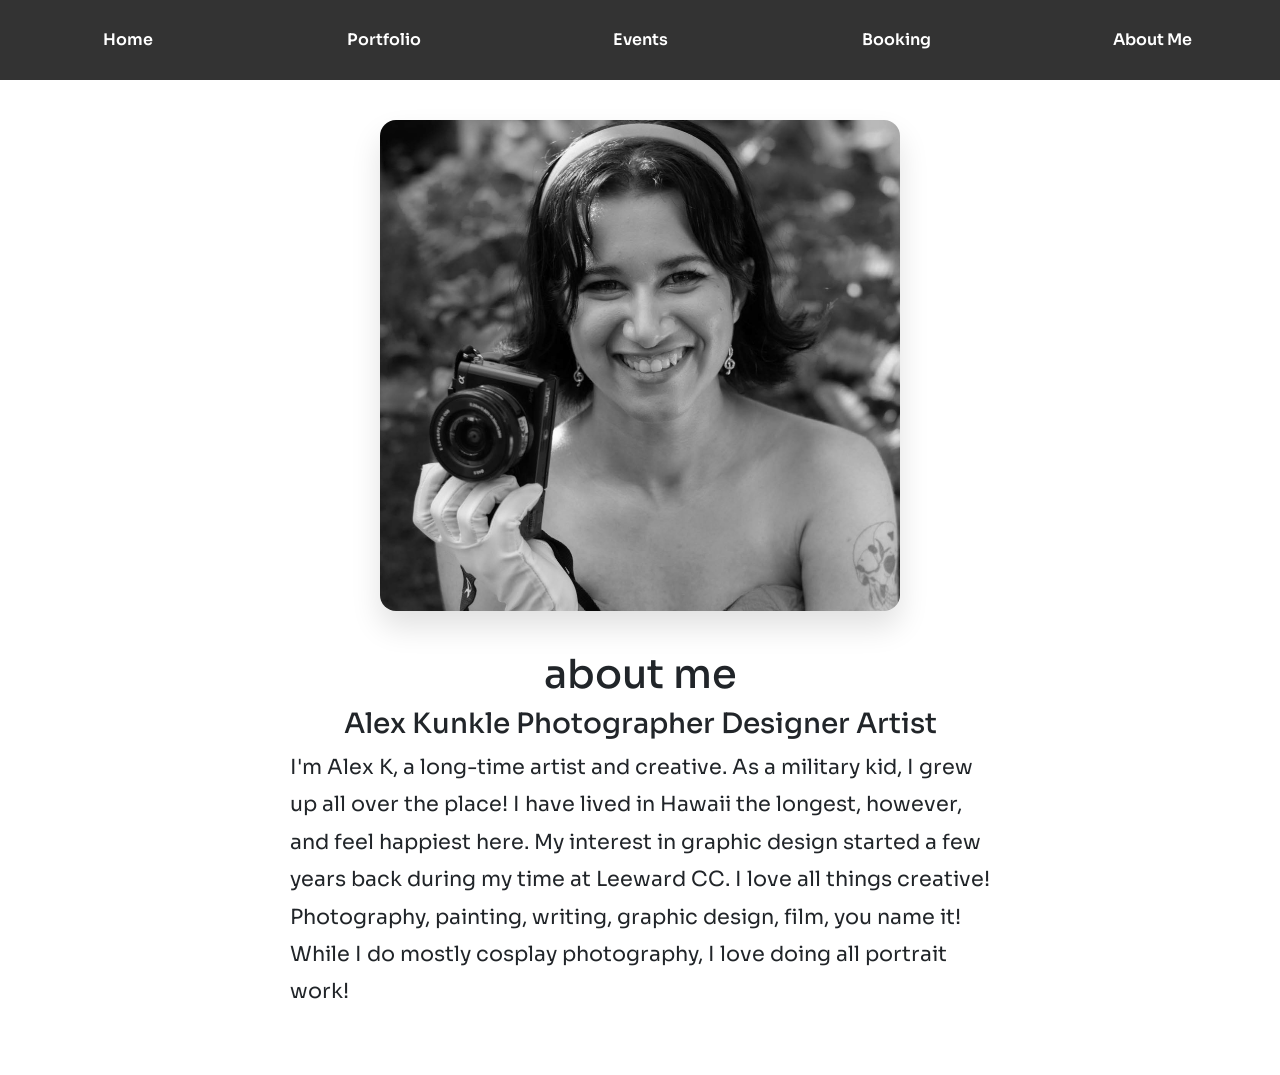
<file: alex k-portfolio/about me.html>
<!DOCTYPE html>
<html lang="en">

<head>
    <!-- REQUIRED: Meta Tags -->
    <meta charset="UTF-8">
    <meta name="viewport" content="width=device-width, initial-scale=1.0">

    <!-- REQUIRED: Page Title -->
    <title>Analyn's Portfolio</title>

    <!-- REQUIRED: Bootstrap CSS -->
    <link href="https://cdn.jsdelivr.net/npm/bootstrap@5.3.3/dist/css/bootstrap.min.css" rel="stylesheet"
        integrity="sha384-QWTKZyjpPEjISv5WaRU9OFeRpok6YctnYmDr5pNlyT2bRjXh0JMhjY6hW+ALEwIH" crossorigin="anonymous">

    <!-- REQUIRED: Your Custom CSS-->
    <link rel="stylesheet" href="css/style.css">

    <!-- REQUIRED: Google Font API -->
    <link href="https://fonts.googleapis.com/css2?family=Sora:wght@400;700&display=swap" rel="stylesheet">
</head>

<body>
    <nav class="navbar">
        <ul>
            <li><a href="home.html">Home</a></li>
            <li><a href="portfolio.html">Portfolio</a></li>
            <li><a href="events.html">Events</a></li>
            <li><a href="booking.html">Booking</a></li>
            <li><a href="about me.html">About Me</a></li>
        </ul>
    </nav>

    <main class="page-content">
        <section class="about-grid">
            <img src="images/IMG_7287 copy.jpg" alt="Alex K portrait">
            <div class="about-text">
                <h1>about me</h1>
                <h3>Alex Kunkle Photographer Designer Artist</h3>
                <p>I'm Alex K, a long-time artist and creative. As a military kid, I grew up all over the place! I have lived in Hawaii the longest, however, and feel happiest here. My interest in graphic design started a few years back during my time at Leeward CC. I love all things creative! Photography, painting, writing, graphic design, film, you name it! While I do mostly cosplay photography, I love doing all portrait work!</p>
            </div>
        </section>
    </main>


    <!-- REQUIRED: Javascript -->
    <script src="https://cdn.jsdelivr.net/npm/bootstrap@5.3.3/dist/js/bootstrap.bundle.min.js"
        integrity="sha384-YvpcrYf0tY3lHB60NNkmXc5s9fDVZLESaAA55NDzOxhy9GkcIdslK1eN7N6jIeHz"
        crossorigin="anonymous"></script>
</body>

</html>
</file>
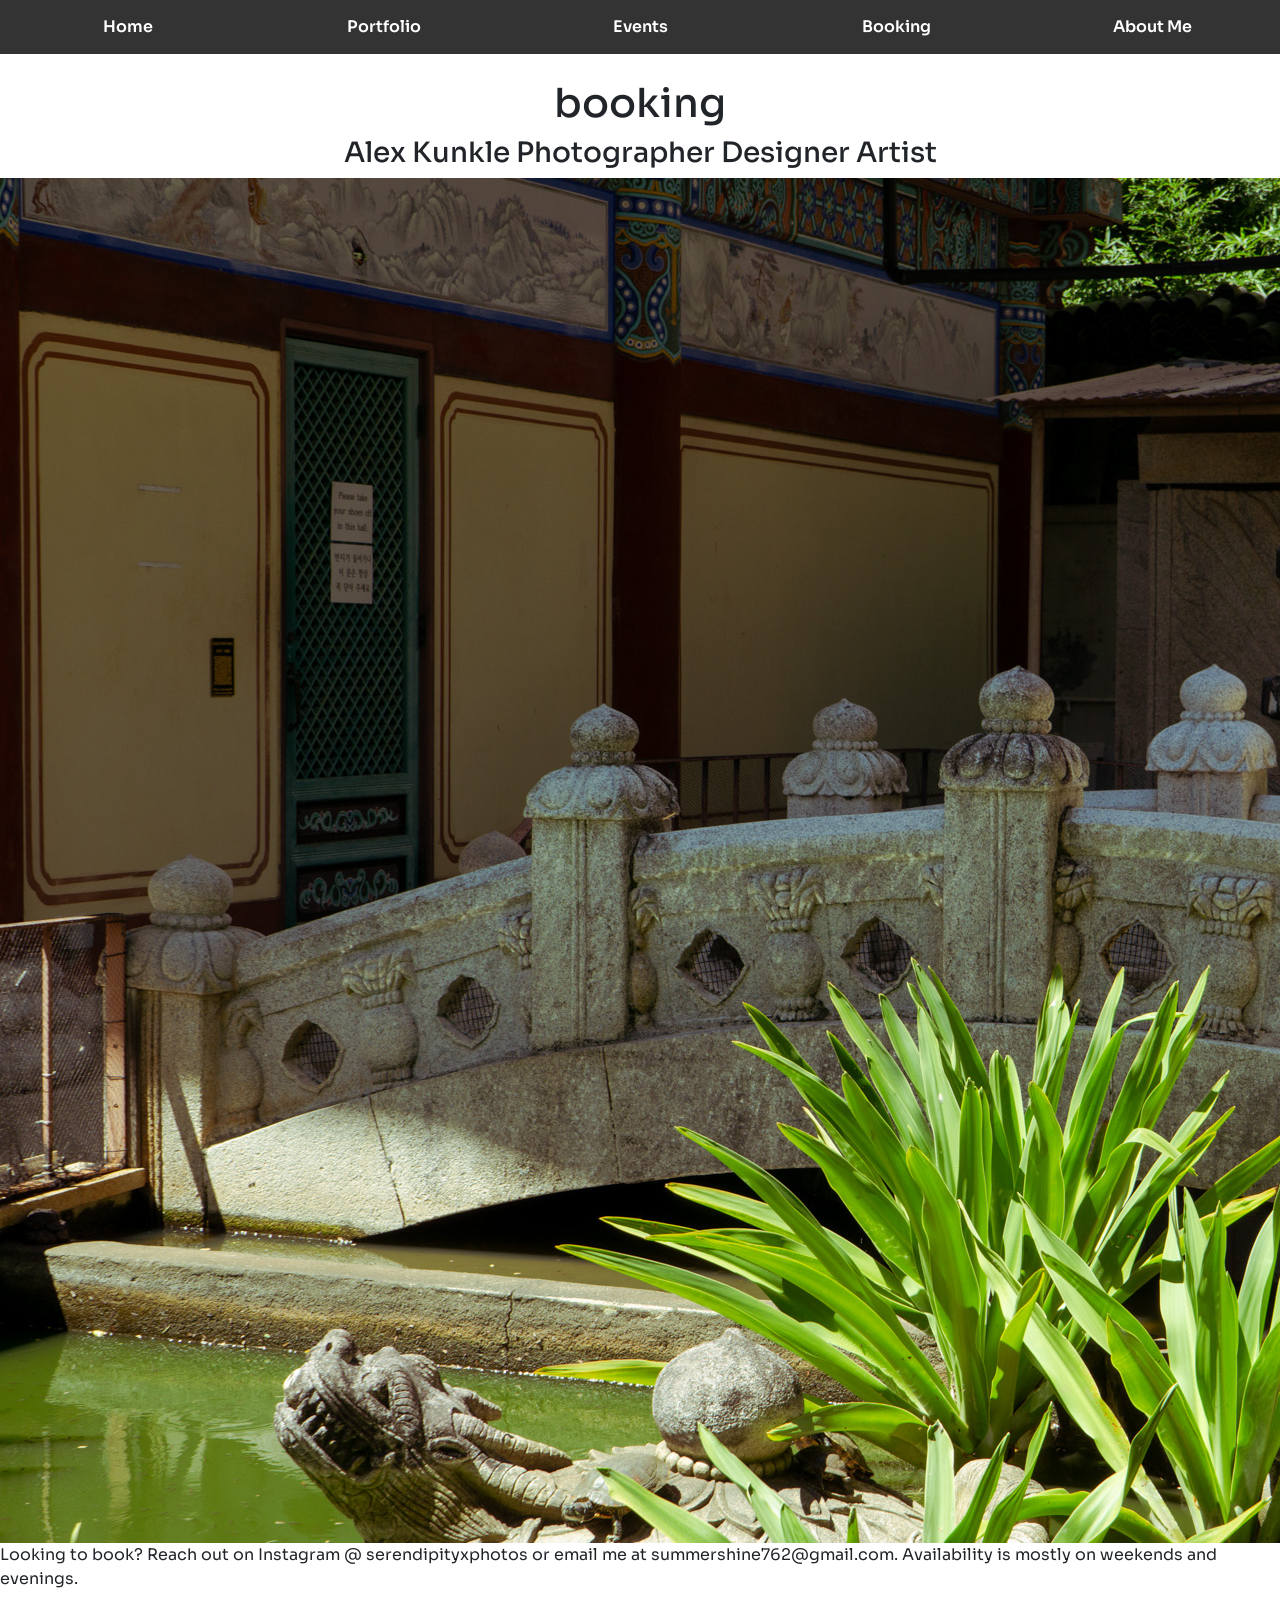
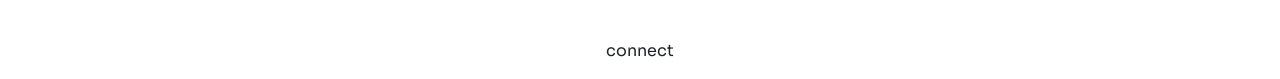
<file: alex k-portfolio/booking.html>
<!DOCTYPE html>
<html lang="en">
    
<h1>booking</h1>
<h3>Alex Kunkle Photographer Designer Artist</h3>
<head>
    <!-- REQUIRED: Meta Tags -->
    <meta charset="UTF-8">
    <meta name="viewport" content="width=device-width, initial-scale=1.0">

    <!-- REQUIRED: Page Title -->
    <title>Analyn's Portfolio</title>

    <!-- REQUIRED: Bootstrap CSS -->
    <link href="https://cdn.jsdelivr.net/npm/bootstrap@5.3.3/dist/css/bootstrap.min.css" rel="stylesheet"
        integrity="sha384-QWTKZyjpPEjISv5WaRU9OFeRpok6YctnYmDr5pNlyT2bRjXh0JMhjY6hW+ALEwIH" crossorigin="anonymous">

    <!-- REQUIRED: Your Custom CSS-->
    <link rel="stylesheet" href="css/style.css">

    <!-- REQUIRED: Google Font API -->
    <link href="https://fonts.googleapis.com/css2?family=Sora:wght@400;700&display=swap" rel="stylesheet">

    <style>
        .navbar {
            background-color: #333;
            padding: 0;
            margin: 0;
        }

        .navbar ul {
            list-style: none;
            display: flex;
            gap: 0;
            padding: 0;
            margin: 0;
        }

        .navbar li {
            flex: 1;
            text-align: center;
        }

        .navbar a {
            display: block;
            color: white;
            text-decoration: none;
            padding: 15px 20px;
            transition: background-color 0.3s;
        }

        .navbar a:hover {
            background-color: #555;
        }
    </style>
</head>

<body>
    <nav class="navbar">
        <ul>
            <li><a href="home.html">Home</a></li>
            <li><a href="portfolio.html">Portfolio</a></li>
            <li><a href="events.html">Events</a></li>
            <li><a href="booking.html">Booking</a></li>
            <li><a href="about me.html">About Me</a></li>
        </ul>
    </nav>
    <!-- Content will go here -->


    
    <img src="images/DSC04950.jpg">
    
    <p>Looking to book? Reach out on Instagram @ serendipityxphotos or email me at summershine762@gmail.com. Availability is mostly on weekends and evenings.</p>
    
    <footer>connect</footer>

    <!-- REQUIRED: Javascript -->
    <script src="https://cdn.jsdelivr.net/npm/bootstrap@5.3.3/dist/js/bootstrap.bundle.min.js"
        integrity="sha384-YvpcrYf0tY3lHB60NNkmXc5s9fDVZLESaAA55NDzOxhy9GkcIdslK1eN7N6jIeHz"
        crossorigin="anonymous"></script>
</body>
</html>
</file>
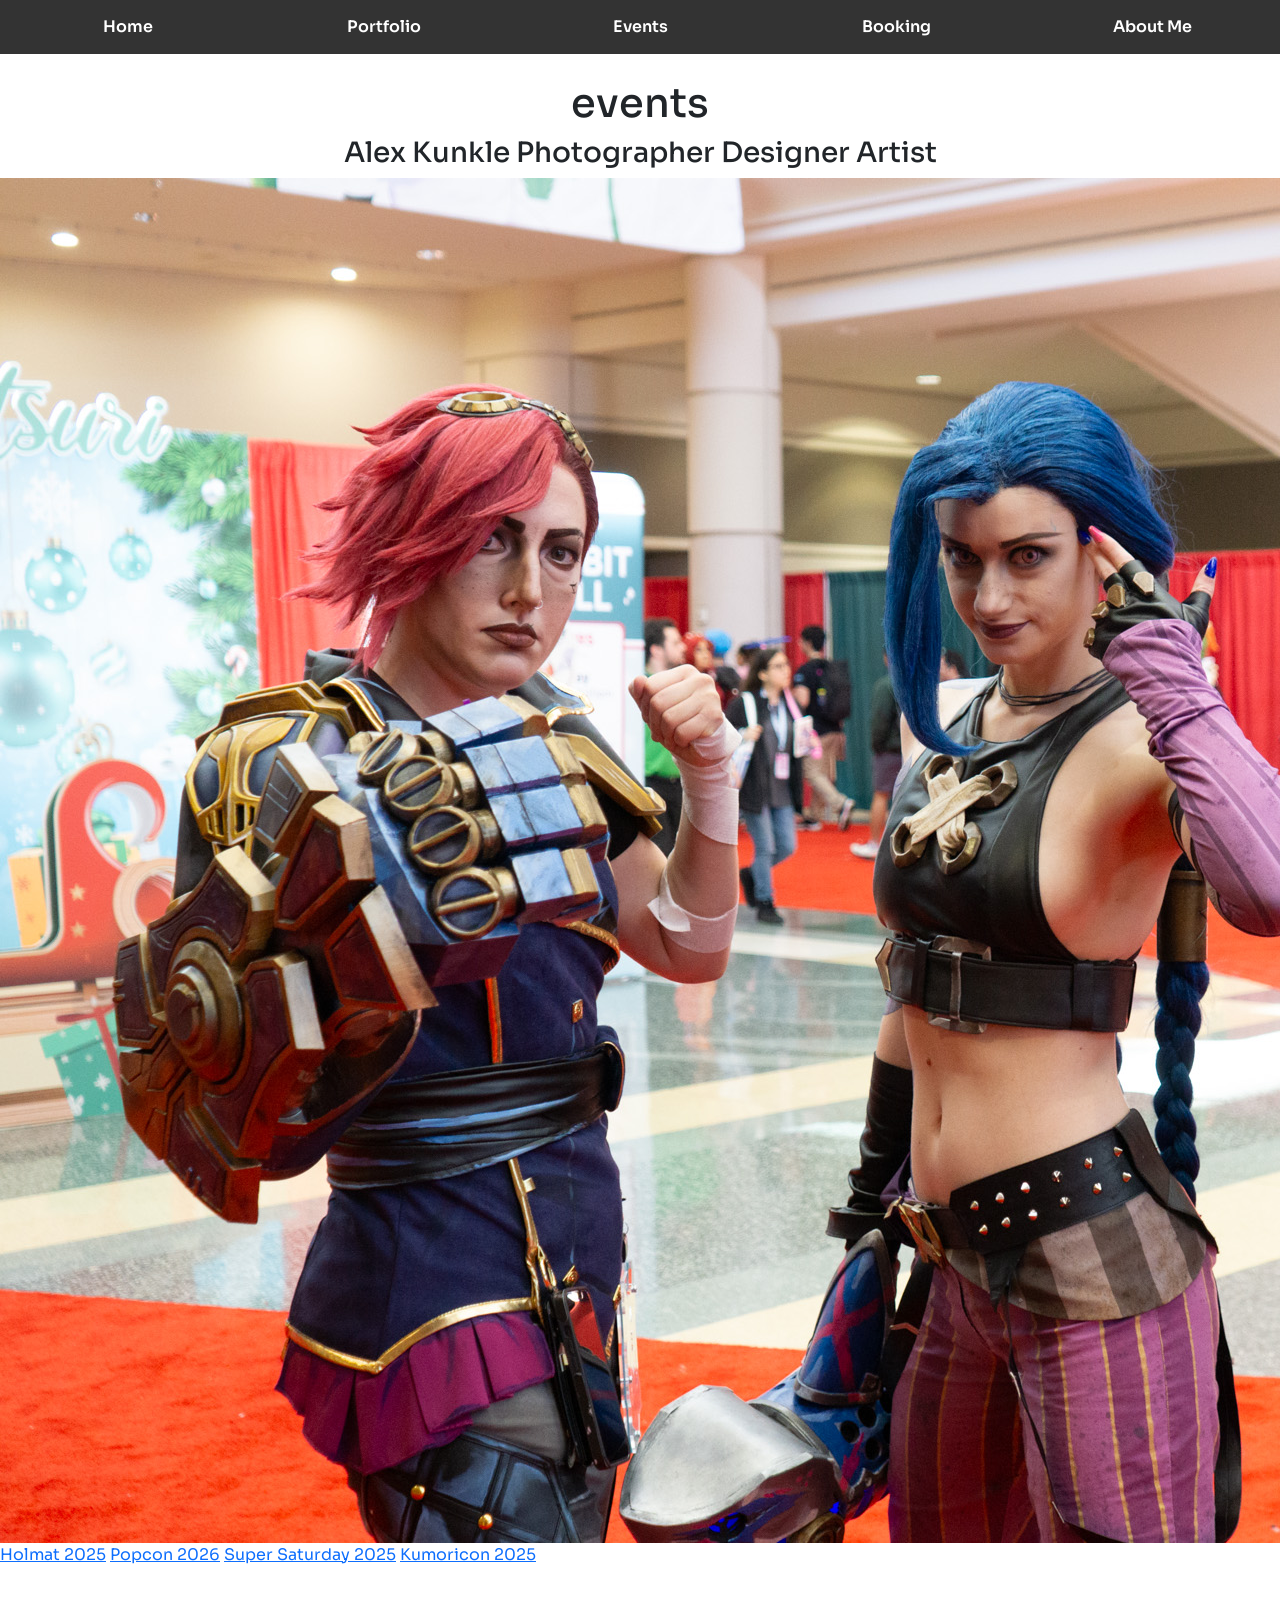
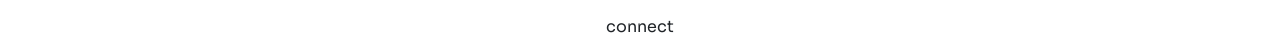
<file: alex k-portfolio/events.html>
<!DOCTYPE html>
<html lang="en">

<h1>events</h1>
<h3>Alex Kunkle Photographer Designer Artist</h3>

<head>
    <!-- REQUIRED: Meta Tags -->
    <meta charset="UTF-8">
    <meta name="viewport" content="width=device-width, initial-scale=1.0">

    <!-- REQUIRED: Page Title -->
    <title>Analyn's Portfolio</title>

    <!-- REQUIRED: Bootstrap CSS -->
    <link href="https://cdn.jsdelivr.net/npm/bootstrap@5.3.3/dist/css/bootstrap.min.css" rel="stylesheet"
        integrity="sha384-QWTKZyjpPEjISv5WaRU9OFeRpok6YctnYmDr5pNlyT2bRjXh0JMhjY6hW+ALEwIH" crossorigin="anonymous">

    <!-- REQUIRED: Your Custom CSS-->
    <link rel="stylesheet" href="css/style.css">

    <!-- REQUIRED: Google Font API -->
    <link href="https://fonts.googleapis.com/css2?family=Sora:wght@400;700&display=swap" rel="stylesheet">

    <style>
        .navbar {
            background-color: #333;
            padding: 0;
            margin: 0;
        }

        .navbar ul {
            list-style: none;
            display: flex;
            gap: 0;
            padding: 0;
            margin: 0;
        }

        .navbar li {
            flex: 1;
            text-align: center;
        }

        .navbar a {
            display: block;
            color: white;
            text-decoration: none;
            padding: 15px 20px;
            transition: background-color 0.3s;
        }

        .navbar a:hover {
            background-color: #555;
        }
    </style>
</head>

<body>
    <nav class="navbar">
        <ul>
            <li><a href="home.html">Home</a></li>
            <li><a href="portfolio.html">Portfolio</a></li>
            <li><a href="events.html">Events</a></li>
            <li><a href="booking.html">Booking</a></li>
            <li><a href="about me.html">About Me</a></li>
        </ul>
    </nav>
    <!-- Content will go here -->
    
    <img src="images/DSC06988.jpg">
    
    <a href="https://serendipityxphotos.pixieset.com/holmat/">Holmat 2025</a>
    <a href="https://serendipityxphotos.pixieset.com/popcon2026/">Popcon 2026</a>
    <a href="https://serendipityxphotos.pixieset.com/supersat/">Super Saturday 2025</a>
    <a href="https://serendipityxphotos.pixieset.com/kumoricon/">Kumoricon 2025</a>
    
    <footer>connect</footer>

    <!-- REQUIRED: Javascript -->
    <script src="https://cdn.jsdelivr.net/npm/bootstrap@5.3.3/dist/js/bootstrap.bundle.min.js"
        integrity="sha384-YvpcrYf0tY3lHB60NNkmXc5s9fDVZLESaAA55NDzOxhy9GkcIdslK1eN7N6jIeHz"
        crossorigin="anonymous"></script>
</body>
</html>
</file>
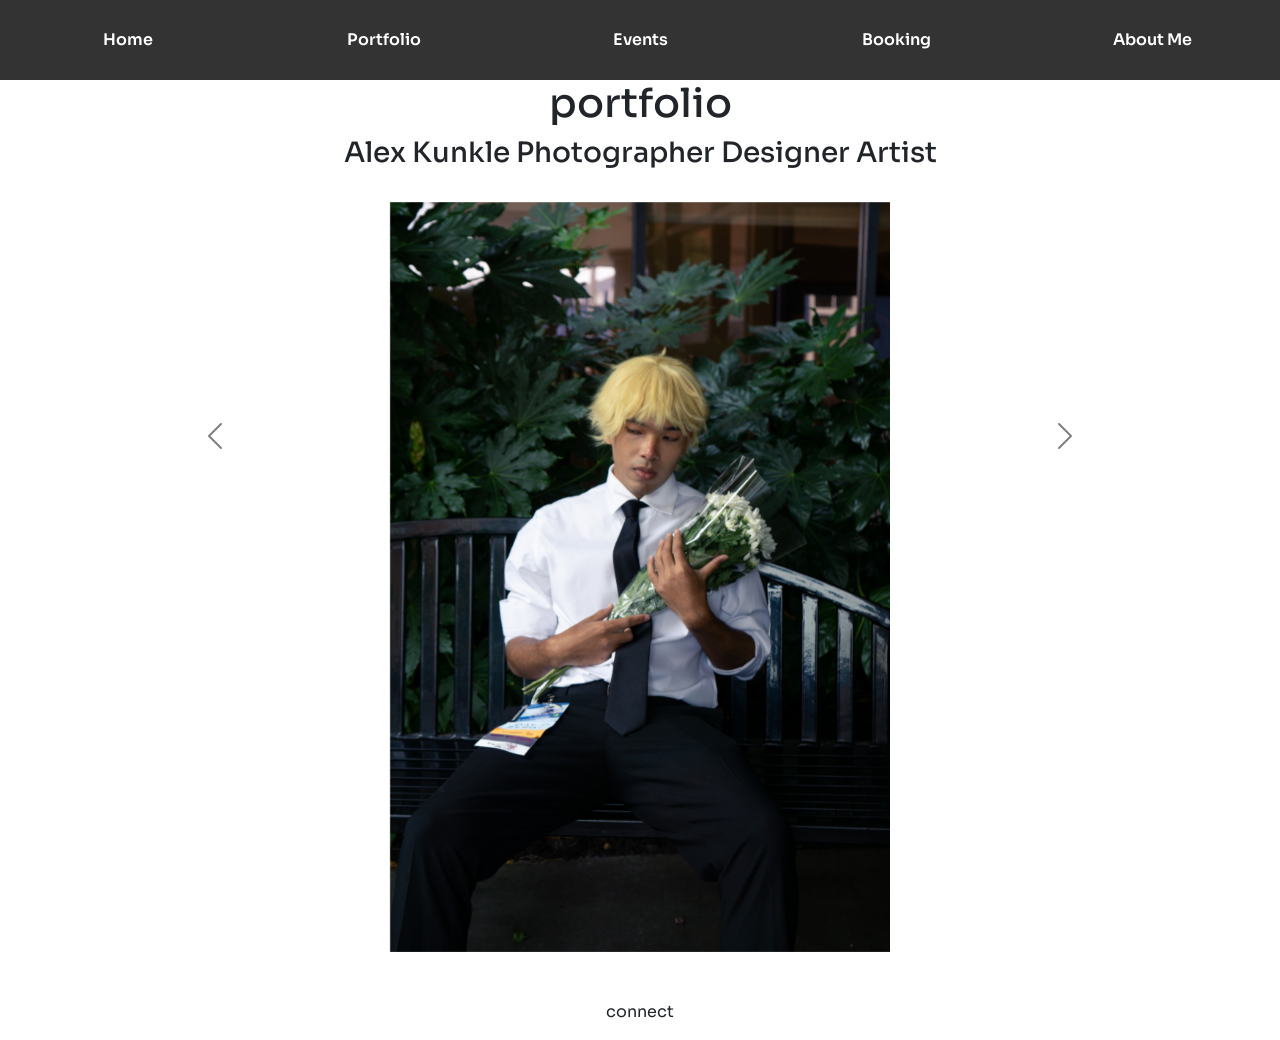
<file: alex k-portfolio/portfolio.html>
<!DOCTYPE html>
<html lang="en">

<head>
    <!-- REQUIRED: Meta Tags -->
    <meta charset="UTF-8">
    <meta name="viewport" content="width=device-width, initial-scale=1.0">

    <!-- REQUIRED: Page Title -->
    <title>Analyn's Portfolio</title>

    <!-- REQUIRED: Bootstrap CSS -->
    <link href="https://cdn.jsdelivr.net/npm/bootstrap@5.3.3/dist/css/bootstrap.min.css" rel="stylesheet"
        integrity="sha384-QWTKZyjpPEjISv5WaRU9OFeRpok6YctnYmDr5pNlyT2bRjXh0JMhjY6hW+ALEwIH" crossorigin="anonymous">

    <!-- REQUIRED: Your Custom CSS-->
    <link rel="stylesheet" href="css/style.css">

    <!-- REQUIRED: Google Font API -->
    <link href="https://fonts.googleapis.com/css2?family=Sora:wght@400;700&display=swap" rel="stylesheet">
</head>

<body>
    <nav class="navbar">
        <ul>
            <li><a href="home.html">Home</a></li>
            <li><a href="portfolio.html">Portfolio</a></li>
            <li><a href="events.html">Events</a></li>
            <li><a href="booking.html">Booking</a></li>
            <li><a href="about me.html">About Me</a></li>
        </ul>
    </nav>

    <main>
        <h1>portfolio</h1>
        <h3>Alex Kunkle Photographer Designer Artist</h3>

        <div id="portfolioCarousel" class="carousel slide" data-bs-ride="carousel">
            <div class="carousel-inner">
                <div class="carousel-item active">
                    <img src="images/DSC06037.jpg" class="d-block w-100" alt="Slide 1">
                </div>
                <div class="carousel-item">
                    <img src="images/DSC06462.jpg" class="d-block w-100" alt="Slide 2">
                </div>
                <div class="carousel-item">
                    <img src="images/DSC07027.jpg" class="d-block w-100" alt="Slide 3">
                </div>
                <div class="carousel-item">
                    <img src="images/DSC07403.jpg" class="d-block w-100" alt="Slide 4">
                </div>
                <div class="carousel-item">
                    <img src="images/DSC07303-Edit.jpg" class="d-block w-100" alt="Slide 5">
                </div>
                <div class="carousel-item">
                    <img src="images/DSC07145.jpg" class="d-block w-100" alt="Slide 6">
                </div>
                <div class="carousel-item">
                    <img src="images/DSC06879-Edit.jpg" class="d-block w-100" alt="Slide 7">
                </div>
            </div>

            <button class="carousel-control-prev" type="button" data-bs-target="#portfolioCarousel" data-bs-slide="prev">
                <span class="carousel-control-prev-icon" aria-hidden="true"></span>
                <span class="visually-hidden">Previous</span>
            </button>
            <button class="carousel-control-next" type="button" data-bs-target="#portfolioCarousel" data-bs-slide="next">
                <span class="carousel-control-next-icon" aria-hidden="true"></span>
                <span class="visually-hidden">Next</span>
            </button>
        </div>
    </main>

    <footer>connect</footer>

    <!-- REQUIRED: Javascript -->
    <script src="https://cdn.jsdelivr.net/npm/bootstrap@5.3.3/dist/js/bootstrap.bundle.min.js"
        integrity="sha384-YvpcrYf0tY3lHB60NNkmXc5s9fDVZLESaAA55NDzOxhy9GkcIdslK1eN7N6jIeHz"
        crossorigin="anonymous"></script>
</body>
</html>
</file>
<file: alex k-portfolio/css/style.css>
/* Global Styles and UI Components */

body {
    margin: 0;
    padding-top: 4.5rem;
    font-family: 'Sora', sans-serif;
}

.navbar {
    background-color: #333333;
    position: fixed;
    top: 0;
    left: 0;
    width: 100%;
    z-index: 1000;
    padding: 1rem 0;
    box-shadow: 0 2px 8px rgba(255, 255, 255, 0.08);
        /* absolute: Stretch the navbar across the full width */
    width: 100%;
}

.navbar ul {
    list-style: none;
    display: flex;
    margin: 0;
    width: 100%;
    padding: 0;
}

.navbar li {
    flex: 1;
    text-align: center;
}

.navbar a {
    display: block;
    color: #ffffff;
    text-decoration: none;
    padding: 0.75rem 0;
    font-weight: 600;
    transition: color 0.2s ease, background-color 0.2s ease;

}

.navbar a:hover {
    color: #000000;
    background-color: rgba(0, 0, 0, 0.05);
    /*optional: Stretch the navbar across the full width */
    width: 100%;
}

h1,
h3 {
    text-align: center;
    margin: 0.5rem 0;
}

.about-grid {
    display: flex;
    flex-wrap: wrap;
    gap: 2rem;
    align-items: center;
    justify-content: center;
    max-width: 1200px;
    margin: 2rem auto;
    padding: 1rem;
}

.about-grid img {
    width: 100%;
    max-width: 520px;
    height: auto;
    border-radius: 16px;
    object-fit: cover;
    box-shadow: 0 16px 30px rgba(0, 0, 0, 0.12);
}

.about-text {
    font-size: 1.3rem;
    line-height: 1.8;
    max-width: 700px;
}

@media (max-width: 860px) {
    .about-grid {
        flex-direction: column;
        text-align: center;
    }

    .about-text {
        font-size: 1.15rem;
    }
}

#portfolioCarousel {
    max-width: 1000px;
    margin: 2rem auto;
    position: center;
}

#portfolioCarousel .carousel-item img {
    width: 100%;
    max-height: 750px;
    height: auto;
    object-fit: contain;
}

#portfolioCarousel .carousel-control-prev,
#portfolioCarousel .carousel-control-next {
    top: auto !important;
    bottom: 500px !important;
    transform: translateY(0) !important;
}

#portfolioCarousel .carousel-control-prev-icon {
    filter: invert(1); /* Makes white arrows black */
}

#portfolioCarousel .carousel-control-next-icon {
    filter: invert(1); /* Makes white arrows black */
}
footer {
    text-align: center;
    padding: 1rem 0;
    margin-top: 2rem;
}
</file>
